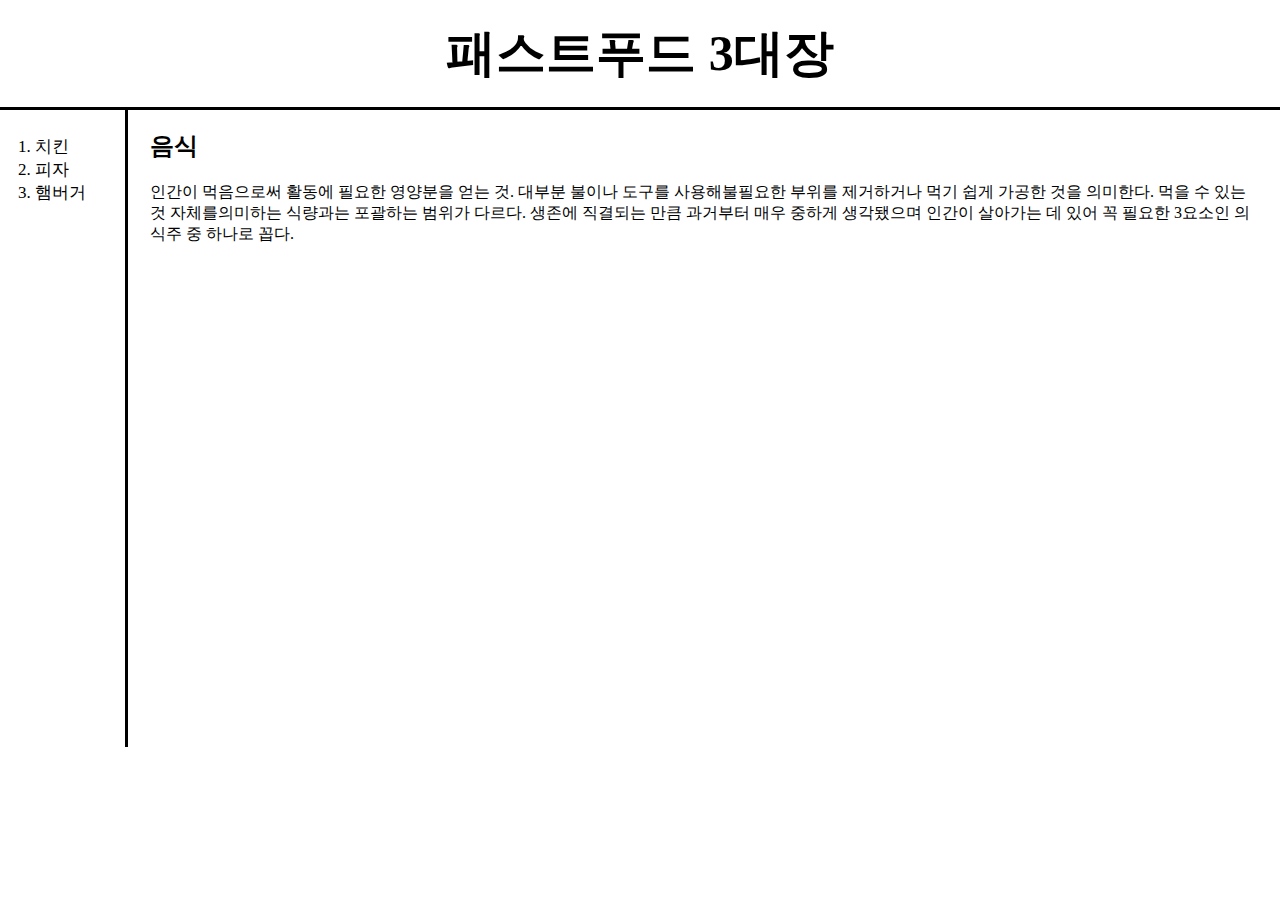
<file: index.html>
<!DOCTYPE html>
<html>
  <head>
    <title>푸드 북</title>
    <meta charset="utf-8">
    <link rel="stylesheet" href="style.css">
  </head>
  <body>
    <h1><a href="index.html">패스트푸드 3대장</a></h1>
    <div id="grid">
      <ol>
        <li><a href="1.html">치킨</a></li>
        <li><a href="2.html">피자</a></li>
        <li><a href="3.html">햄버거</a></li>
      </ol>
      <div id="gridtext">
        <h2>음식</h2>
        <p>인간이 먹음으로써 활동에 필요한 영양분을 얻는 것. 대부분 불이나 도구를 사용해불필요한 부위를 제거하거나 먹기 쉽게 가공한 것을 의미한다. 먹을 수 있는 것 자체를의미하는 식량과는 포괄하는 범위가 다르다. 생존에 직결되는 만큼 과거부터 매우 중하게 생각됐으며 인간이 살아가는 데 있어 꼭 필요한 3요소인 의식주 중 하나로 꼽다.</p>
        <br><br><br><br><br><br><br><br><br><br><br><br><br><br><br><br><br><br><br><br><br><br><br><br><br><br><br>
      </div>
    </div>
  </body>
</html>
</file>
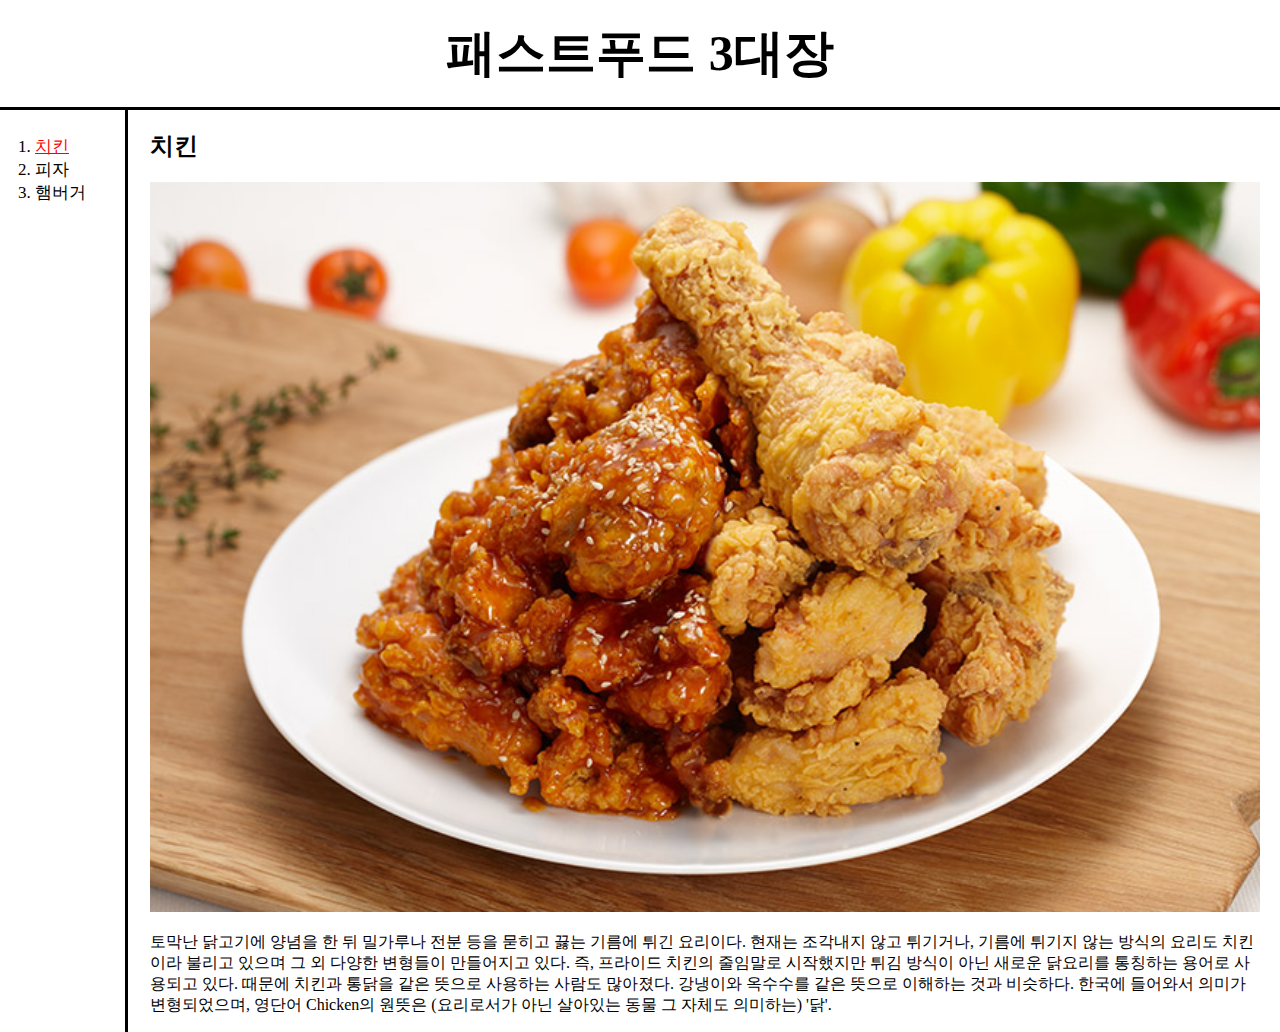
<file: 1.html>
<!DOCTYPE html>
<html>
  <head>
    <title>푸드 북 - 치킨</title>
    <meta charset="utf-8">
    <link rel="stylesheet" href="style.css">
  </head>
  <body>
    <h1><a href="index.html">패스트푸드 3대장</a></h1>
    <div id="grid">
      <ol>
        <li><a href="1.html" style="color:red;text-decoration:underline">치킨</a></li>
        <li><a href="2.html">피자</a></li>
        <li><a href="3.html">햄버거</a></li>
      </ol>
      <div id="gridtext">
        <h2>치킨</h2>
        <a href="https://terms.naver.com/entry.nhn?docId=962335&cid=48194&categoryId=48194" title="네이버 사전" target="_blank"><img src="chicken.jpg" width="100%"></a>
        <p>토막난 닭고기에 양념을 한 뒤 밀가루나 전분 등을 묻히고 끓는 기름에 튀긴 요리이다. 현재는 조각내지 않고 튀기거나, 기름에 튀기지 않는 방식의 요리도 치킨이라 불리고 있으며 그 외 다양한 변형들이 만들어지고 있다. 즉, 프라이드 치킨의 줄임말로 시작했지만 튀김 방식이 아닌 새로운 닭요리를 통칭하는 용어로 사용되고 있다. 때문에 치킨과 통닭을 같은 뜻으로 사용하는 사람도 많아졌다. 강냉이와 옥수수를 같은 뜻으로 이해하는 것과 비슷하다. 한국에 들어와서 의미가 변형되었으며, 영단어 Chicken의 원뜻은 (요리로서가 아닌 살아있는 동물 그 자체도 의미하는) '닭'.</p>
      </div>
    </div>
  </body>
</html>
</file>
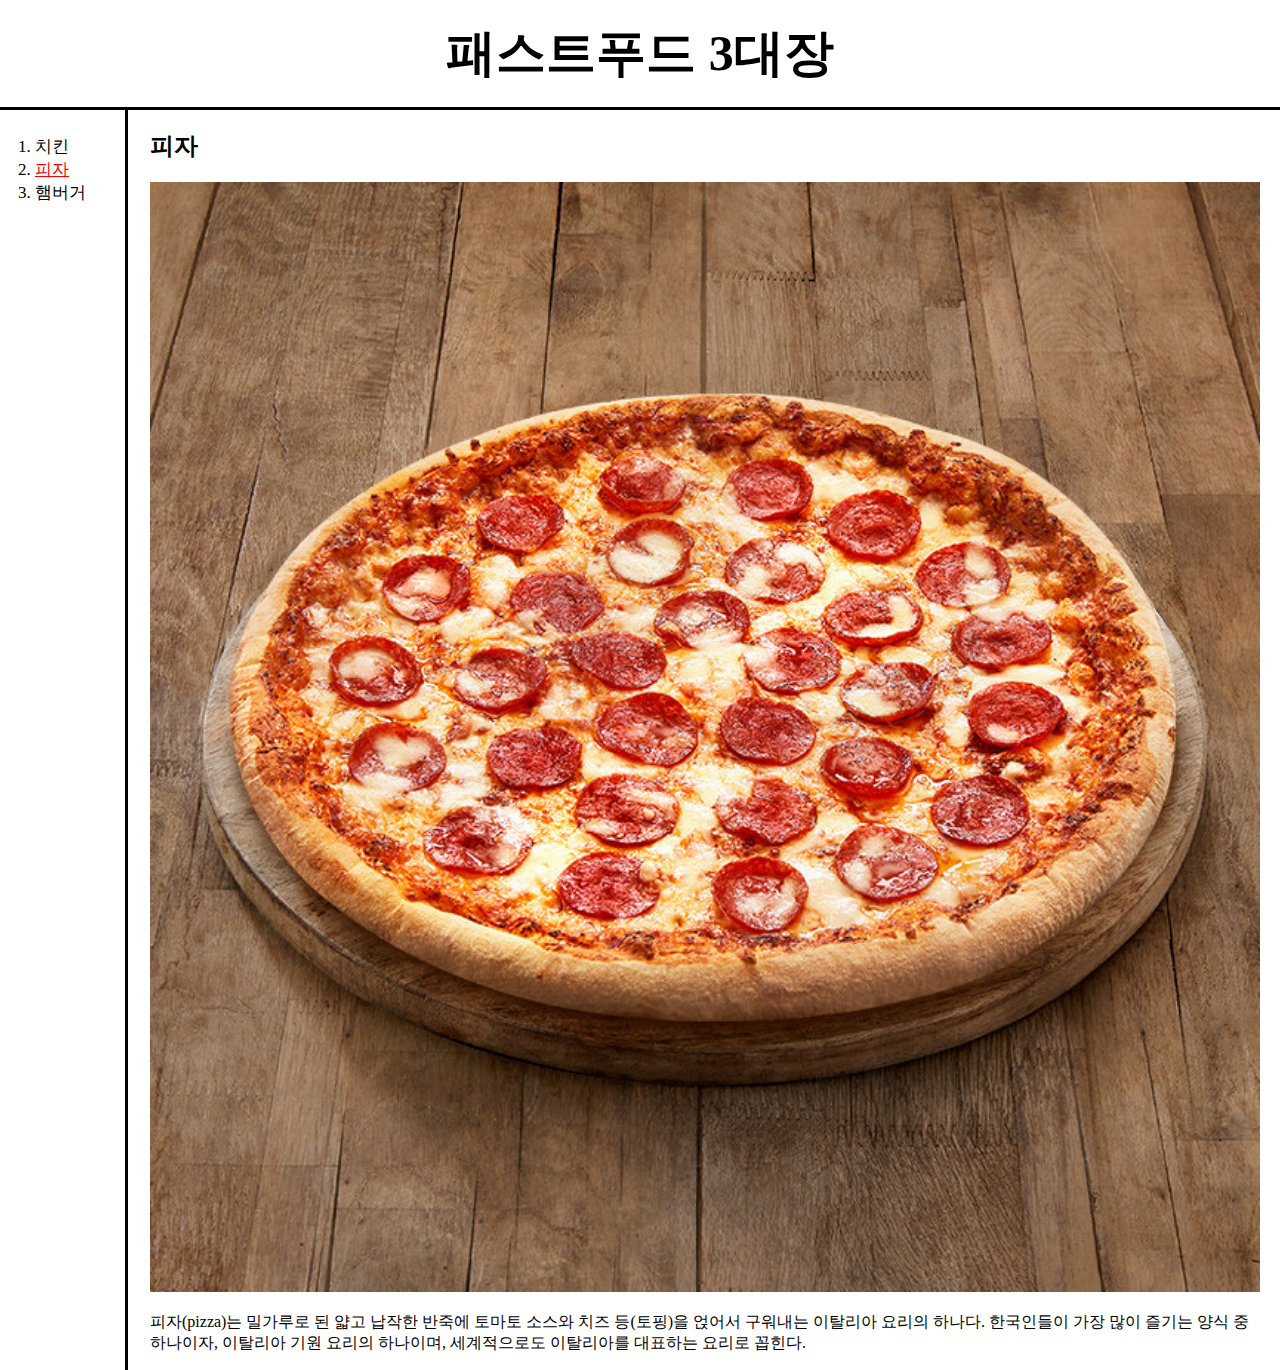
<file: 2.html>
<!DOCTYPE html>
<html>
  <head>
    <title>푸드 북 - 피자</title>
    <meta charset="utf-8">
    <link rel="stylesheet" href="style.css">
  </head>
  <body>
    <h1><a href="index.html">패스트푸드 3대장</a></h1>
    <div id="grid">
      <ol>
        <li><a href="1.html">치킨</a></li>
        <li><a href="2.html" style="color:red;text-decoration:underline">피자</a></li>
        <li><a href="3.html">햄버거</a></li>
      </ol>
      <div id="gridtext">
        <h2>피자</h2>
        <a href="https://terms.naver.com/entry.nhn?docId=962333&cid=48179&categoryId=48243" title="네이버 사전" target="_blank"><img src="pizza.jpg" width="100%"></a>
        <p>피자(pizza)는 밀가루로 된 얇고 납작한 반죽에 토마토 소스와 치즈 등(토핑)을 얹어서 구워내는 이탈리아 요리의 하나다. 한국인들이 가장 많이 즐기는 양식 중 하나이자, 이탈리아 기원 요리의 하나이며, 세계적으로도 이탈리아를 대표하는 요리로 꼽힌다.</p>
      </div>
    </div>
  </body>
</html>
</file>
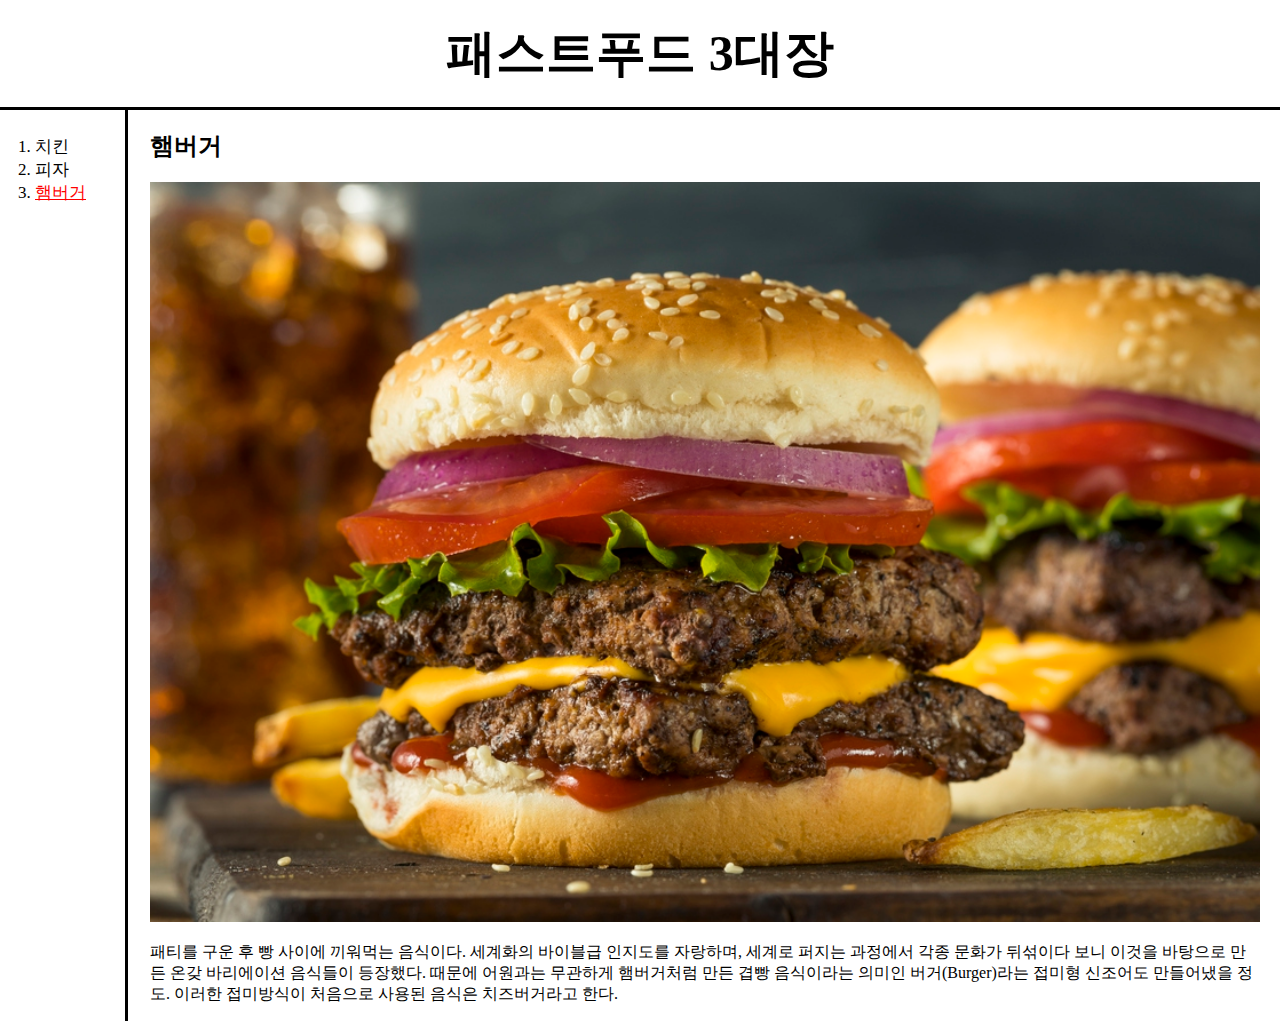
<file: 3.html>
<!DOCTYPE html>
<html>
  <head>
    <title>푸드 북 - 햄버거</title>
    <meta charset="utf-8">
    <link rel="stylesheet" href="style.css">
  </head>
  <body>
    <h1><a href="index.html">패스트푸드 3대장</a></h1>
    <div id="grid">
      <ol>
        <li><a href="1.html">치킨</a></li>
        <li><a href="2.html">피자</a></li>
        <li><a href="3.html" style="color:red;text-decoration:underline">햄버거</a></li>
      </ol>
      <div id="gridtext">
        <h2>햄버거</h2>
        <a href="https://terms.naver.com/entry.nhn?docId=962331&cid=48179&categoryId=48244" title="네이버 사전" target="_blank"><img src="hamburger.jpg" width="100%"></a>
        <p>패티를 구운 후 빵 사이에 끼워먹는 음식이다. 세계화의 바이블급 인지도를 자랑하며, 세계로 퍼지는 과정에서 각종 문화가 뒤섞이다 보니 이것을 바탕으로 만든 온갖 바리에이션 음식들이 등장했다. 때문에 어원과는 무관하게 햄버거처럼 만든 겹빵 음식이라는 의미인 버거(Burger)라는 접미형 신조어도 만들어냈을 정도. 이러한 접미방식이 처음으로 사용된 음식은 치즈버거라고 한다.</p>
      </div>
    </div>
  </body>
</html>
</file>
<file: style.css>
a {
      color:black;
      text-decoration:none;
    }
    h1 {
      font-size:50px;
      text-align:center;
      border-bottom: 3px solid black;
      padding:20px;
      margin:0;
    }
    #grid ol {
      font-size: 17px;
      width:70px;
      border-right: 3px black solid;
      margin:0;
      padding:40px;
      padding-top: 25px;
      padding-left: 35px;
      padding-right: 20px;
    }
    body {
      margin:0;
    }
    #grid {
      display: grid;
      grid-template-columns: 150px 1fr;
    }
    #gridtext {
      padding-right: 20px;
    }
</file>
